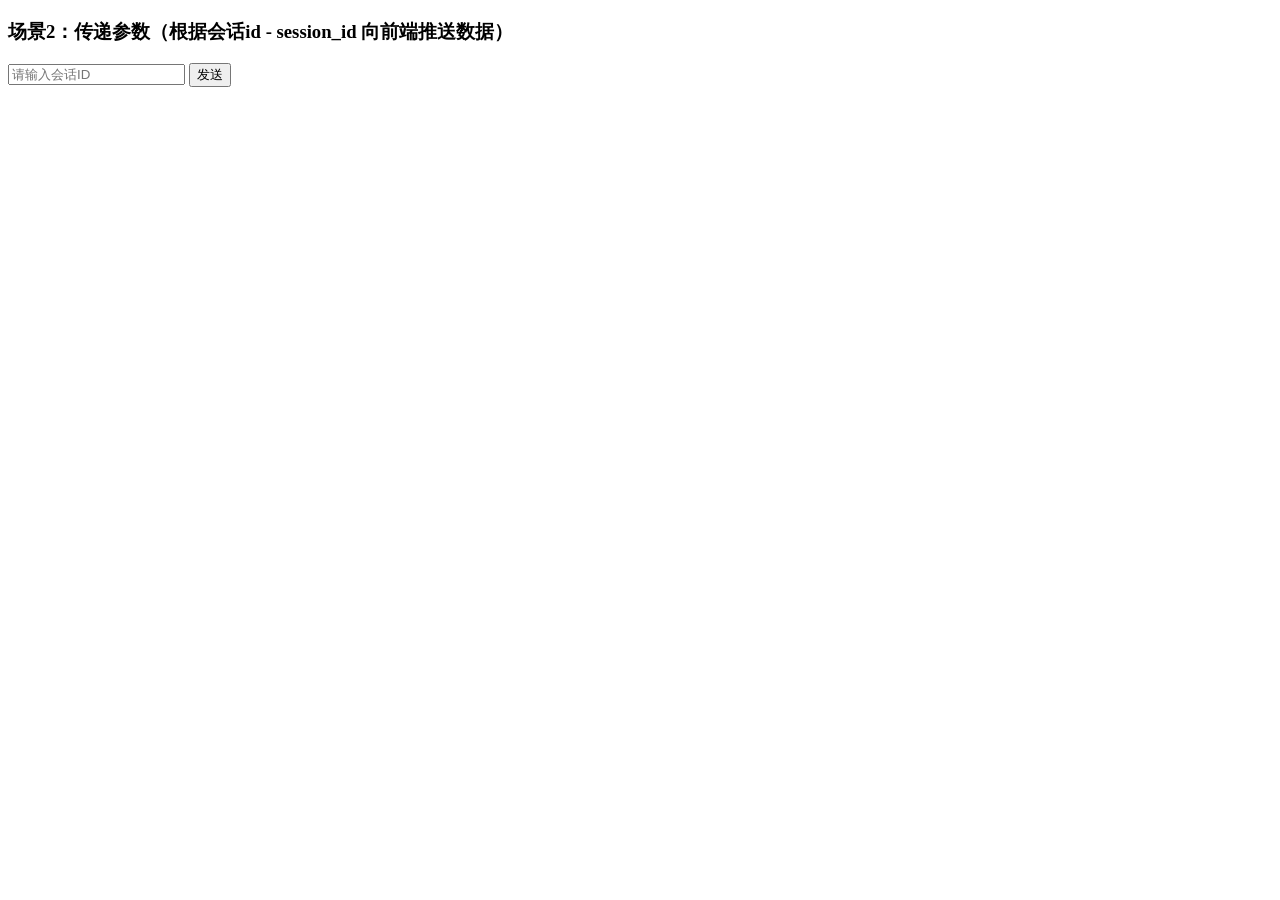
<file: examples/sse/sse2.html>
<!doctype html>
<html lang="en">
<head>
    <meta charset="UTF-8">
    <meta name="viewport" content="width=device-width, initial-scale=1">
    <title>场景2：传递参数（根据会话id - session_id 向前端推送数据）</title>
</head>
<body>
<h3>场景2：传递参数（根据会话id - session_id 向前端推送数据）</h3>
<input type="text" id="sessionIdInput" placeholder="请输入会话ID">
<button onclick="send()">发送</button>
<div id="result"></div>

<script>
    function send(){

        //去除文本框中输入的session_id
        const sessionId= document.getElementById("sessionIdInput").value

        // 发送订阅请求
        const eventSource = new EventSource(`http://127.0.0.1:8001/stream/${sessionId}`)
        //DOM ： Document Object Model
        const resultDom = document.getElementById("result")

        // 监听订阅的响应（实时接收）
        eventSource.onmessage = function (event){
            if(event.data == '[END]'){
                eventSource.close()
                return
            }
            resultDom.innerHTML += event.data + "<br>"
        }
    }



</script>
</body>
</html>
</file>
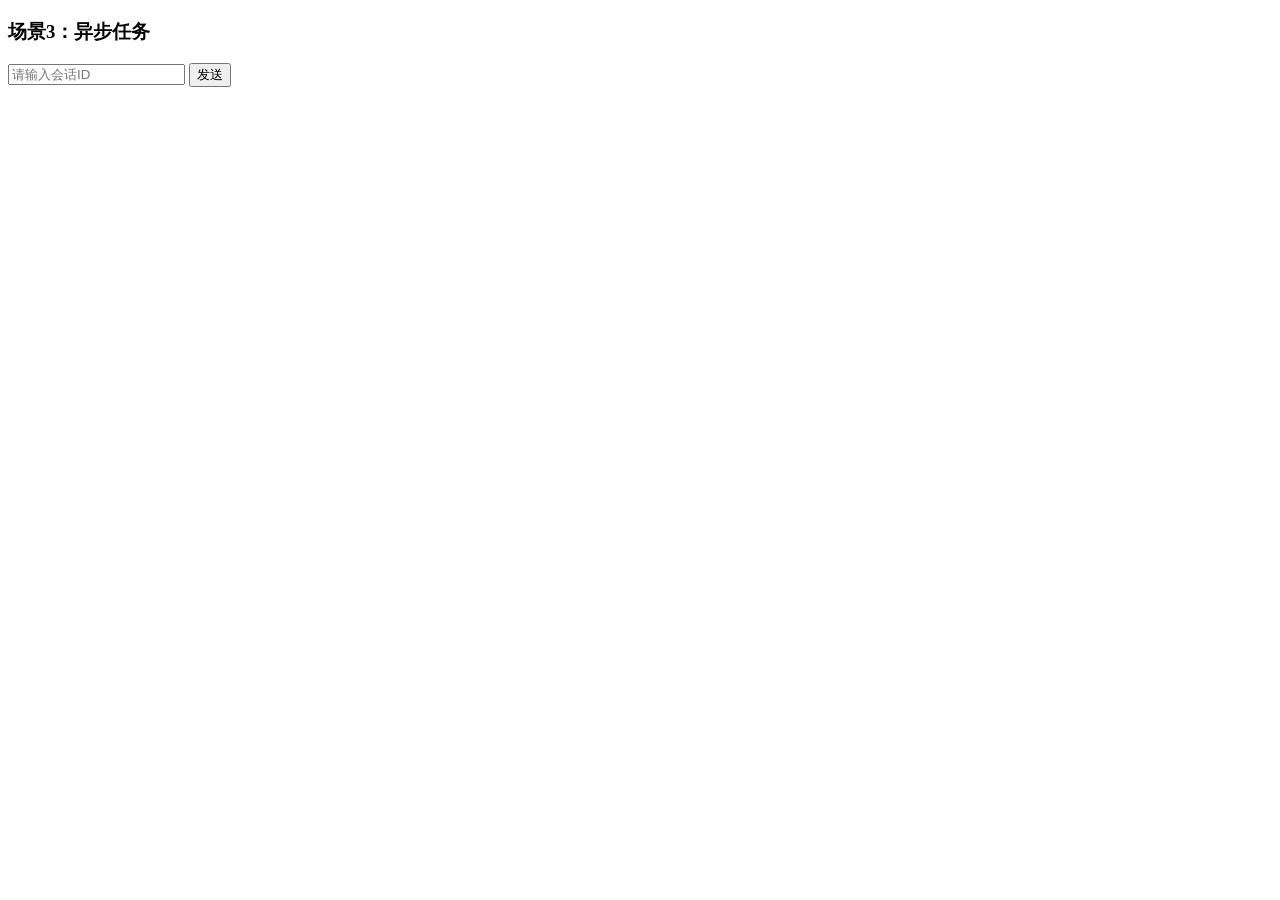
<file: examples/sse/sse3.html>
<!doctype html>
<html lang="en">
<head>
    <meta charset="UTF-8">
    <meta name="viewport" content="width=device-width, initial-scale=1">
    <title>场景3：异步任务</title>
</head>
<body>
<h3>场景3：异步任务</h3>
<input type="text" id="sessionIdInput" placeholder="请输入会话ID">
<button onclick="send()">发送</button>
<div id="result"></div>

<script>
    async function send(){

        //去除文本框中输入的session_id
        const sessionId= document.getElementById("sessionIdInput").value

        // 发送请求
        const response = await fetch(`http://127.0.0.1:8001/submit/${sessionId}`)
        //DOM ： Document Object Model
        const resultDom = document.getElementById("result")

        if (response.status == 200){
            const resultData = await response.json()
            resultDom.innerHTML = resultData.message + "<br>"
        }

        // 发送订阅请求
        const eventSource = new EventSource(`http://127.0.0.1:8001/stream/${sessionId}`)


        // 监听订阅的响应（实时接收）
        eventSource.onmessage = function (event){
            resultDom.innerHTML += event.data + "<br>"
        }
    }



</script>
</body>
</html>
</file>
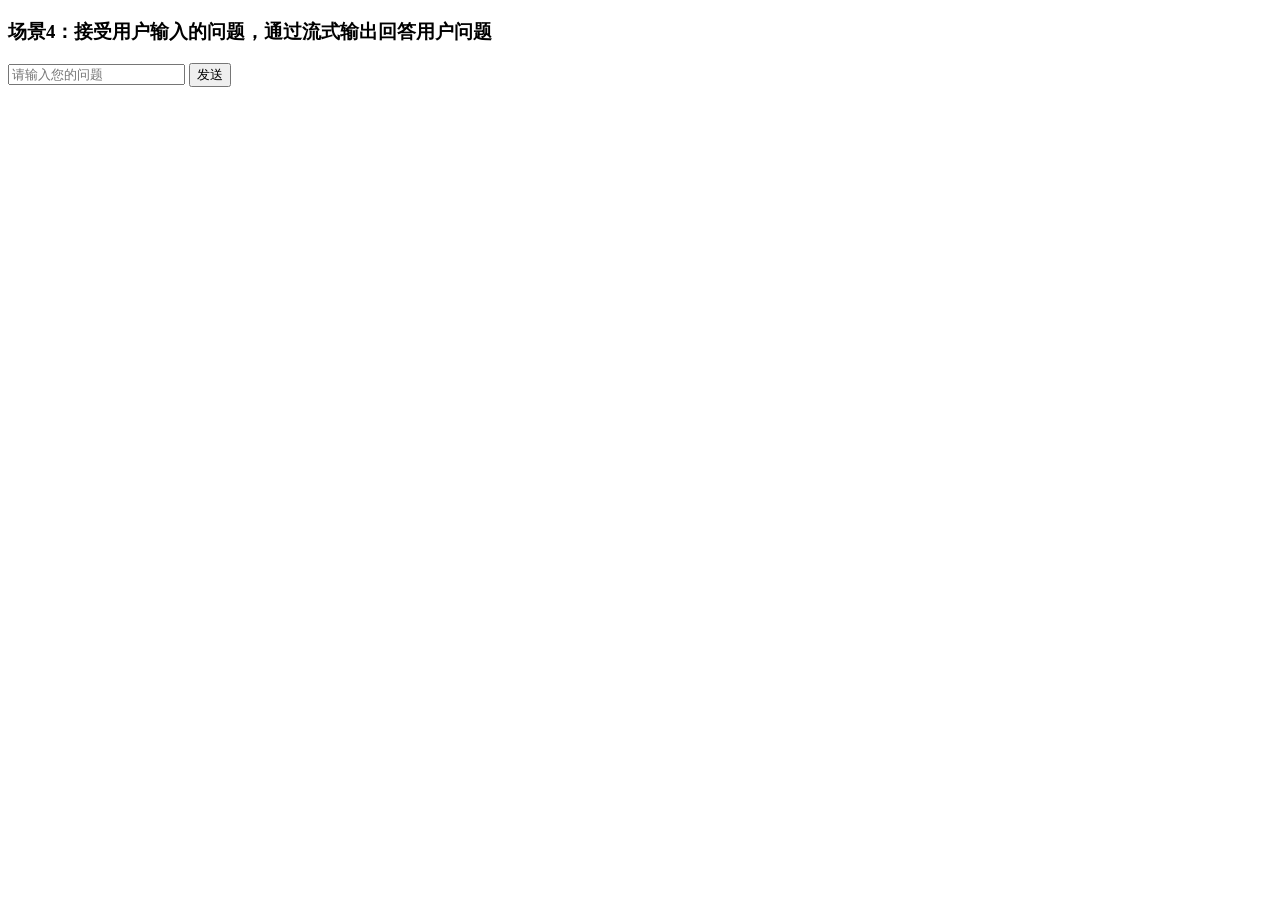
<file: examples/sse/sse4.html>
<!doctype html>
<html lang="en">
<head>
    <meta charset="UTF-8">
    <meta name="viewport" content="width=device-width, initial-scale=1">
    <title>场景4：接受用户输入的问题，通过流式输出回答用户问题</title>
</head>
<body>
<h3>场景4：接受用户输入的问题，通过流式输出回答用户问题</h3>
<input type="text" id="queryInput" placeholder="请输入您的问题">
<button onclick="send()">发送</button>
<div id="result"></div>

<script>
    async function send(){

        //去除文本框中输入的session_id
        const query= document.getElementById("queryInput").value

        // 动态生成session_id
        // const sessionId = Math.random().toString(36).substring(2)
        const sessionId = "query_" + Date.now()

        // 发送请求
        const response = await fetch(`http://127.0.0.1:8001/submit_query`,{
            method: "POST",
            headers: {
                "Content-Type": "application/json"
            },
            body: JSON.stringify({query: query, session_id: sessionId})
        })
        //DOM ： Document Object Model
        const resultDom = document.getElementById("result")

        if (response.ok){
            const resultData = await response.json()
            resultDom.innerHTML = resultData.message + "<br>"
        }

        // 发送订阅请求
        const eventSource = new EventSource(`http://127.0.0.1:8001/stream/${sessionId}`)

        // 监听订阅的响应（实时接收）
        eventSource.onmessage = function (event){
            resultDom.innerHTML += event.data + "<br>"
        }
    }



</script>
</body>
</html>
</file>
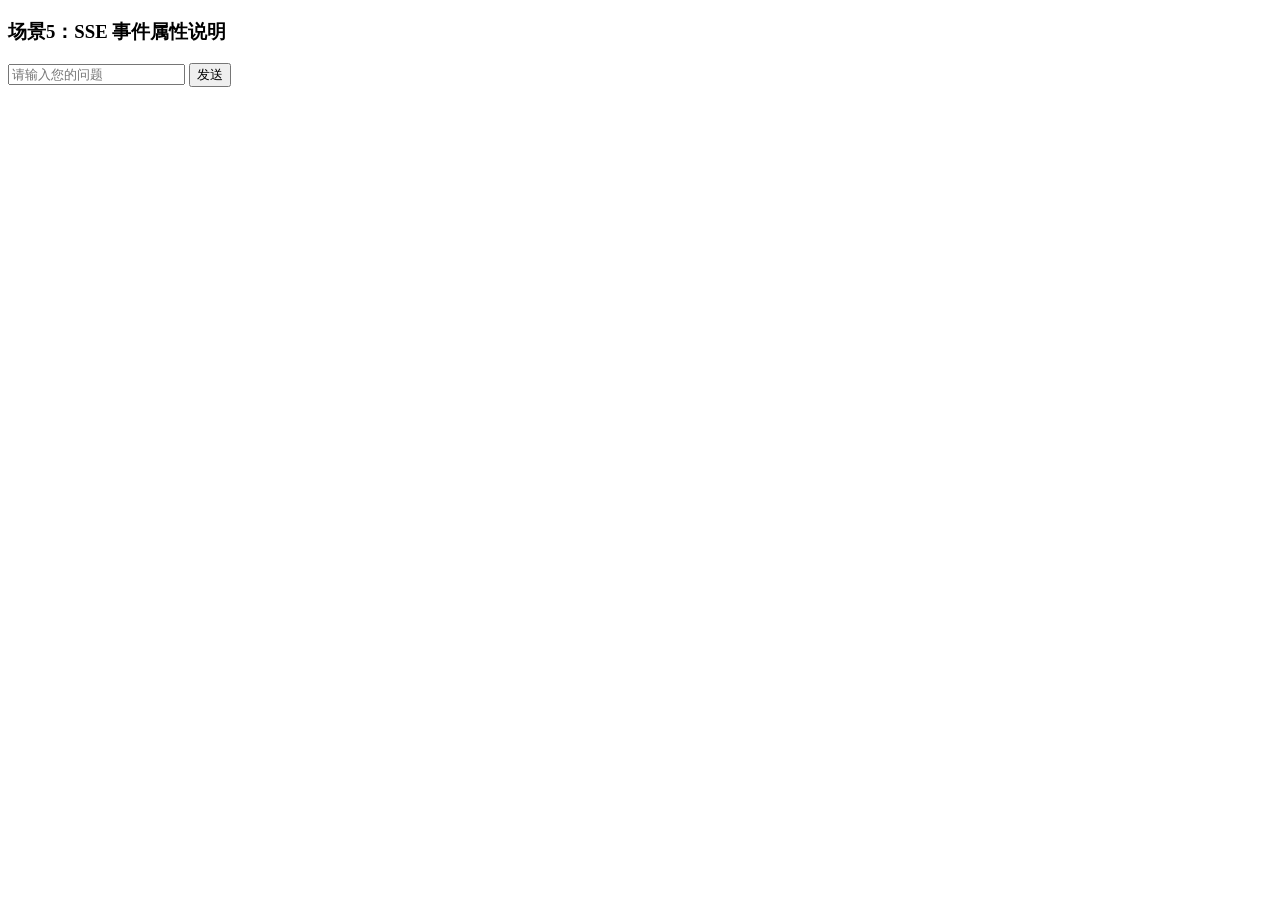
<file: examples/sse/sse5.html>
<!doctype html>
<html lang="en">
<head>
    <meta charset="UTF-8">
    <meta name="viewport" content="width=device-width, initial-scale=1">
    <title>场景5：SSE 事件属性说明</title>
    <style>
        .progress{
            color: blue;
        }
        .complete{
            color: green;
        }
        .error{
            color: red;
        }
    </style>
</head>
<body>
<h3>场景5：SSE 事件属性说明</h3>
<input type="text" id="queryInput" placeholder="请输入您的问题">
<button onclick="send()">发送</button>
<div id="result"></div>

<script>
    async function send(){

        //去除文本框中输入的session_id
        const query= document.getElementById("queryInput").value

        // 动态生成session_id
        // const sessionId = Math.random().toString(36).substring(2)
        const sessionId = "query_" + Date.now()

        // 发送请求
        const response = await fetch(`http://127.0.0.1:8001/submit_query`,{
            method: "POST",
            headers: {
                "Content-Type": "application/json"
            },
            body: JSON.stringify({query: query, session_id: sessionId})
        })
        //DOM ： Document Object Model
        const resultDom = document.getElementById("result")

        if (response.ok){
            const resultData = await response.json()
            resultDom.innerHTML = resultData.message + "<br>"
        }

        // 发送订阅请求
        const eventSource = new EventSource(`http://127.0.0.1:8001/stream/${sessionId}`)

        // 监听订阅的响应（实时接收）
        eventSource.addEventListener("progress", function (event) {
            resultDom.innerHTML += `<span class="progress">${event.data}</span><br>`
        })
        eventSource.addEventListener("complete", function (event) {
            resultDom.innerHTML += `<span class="complete">${event.data}</span><br>`
            // 关闭事件监听
            eventSource.close()
        })
        eventSource.addEventListener("error", function (event) {
            resultDom.innerHTML += `<span class="error">${event.data}</span><br>`
            // 关闭事件监听
            eventSource.close()
        })
    }

</script>
</body>
</html>
</file>
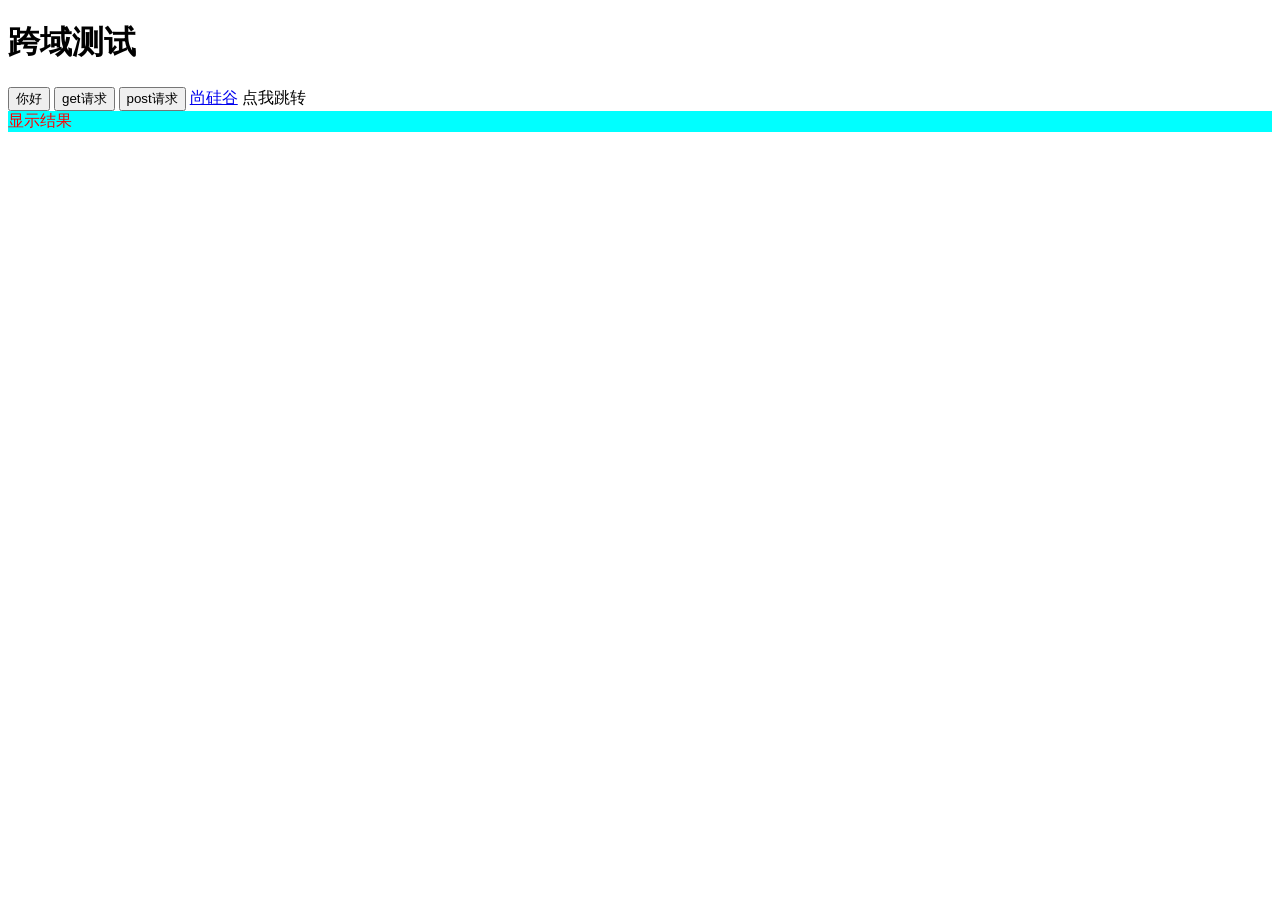
<file: examples/fastapi/static/front.html>
<!doctype html>
<html lang="en">
<head>
    <meta charset="UTF-8">
    <meta name="viewport" content="width=device-width, initial-scale=1">
    <title>Document</title>
    <style>
        #result {
            background-color: aqua;
            color: red;
        }

    </style>
    <script>

        async function sendRequest() {

            // 承诺：promise  响应式
            // 默认get
            const result = await fetch("http://127.0.0.1:8001/api/data/1")

             if (result.status == 200) {
                 const data = await result.json()
                document.getElementById("result").innerHTML = data.message + "获取了" + data.data.name + "的信息"

             }else{
                 document.getElementById("result").innerHTML = "获取失败"
             }

        }

        async function saveMessage() {

            console.log(typeof {"name": "张三", "age": 18})
            console.log(typeof JSON.stringify({"name": "张三", "age": 18}))

            // 默认get
            const result = await fetch("http://127.0.0.1:8001/api/data", {
                method: "POST",
                headers: {
                    "Content-Type": "application/json"
                },
                body: JSON.stringify({
                    // id: 1,
                    name: "张三",
                    age: 18
                })
            })

            if (result.status == 200) {
                const data = await result.json()
                document.getElementById("result").innerHTML = data.message + "，保存了用户信息，id = " + data.id
            } else {
                document.getElementById("result").innerHTML = "保存失败"
            }

        }

    </script>
</head>
<body>
<h1 id="h1">跨域测试</h1>

<button onclick="console.log('nihao')">你好</button>
<button onclick="sendRequest()">get请求</button>
<button onclick="saveMessage()">post请求</button>
<a href="https://knowledge_base.com/">尚硅谷</a>
<a onclick="sendRequest()">点我跳转</a>
<div id="result">显示结果</div>

</body>
</html>
</file>
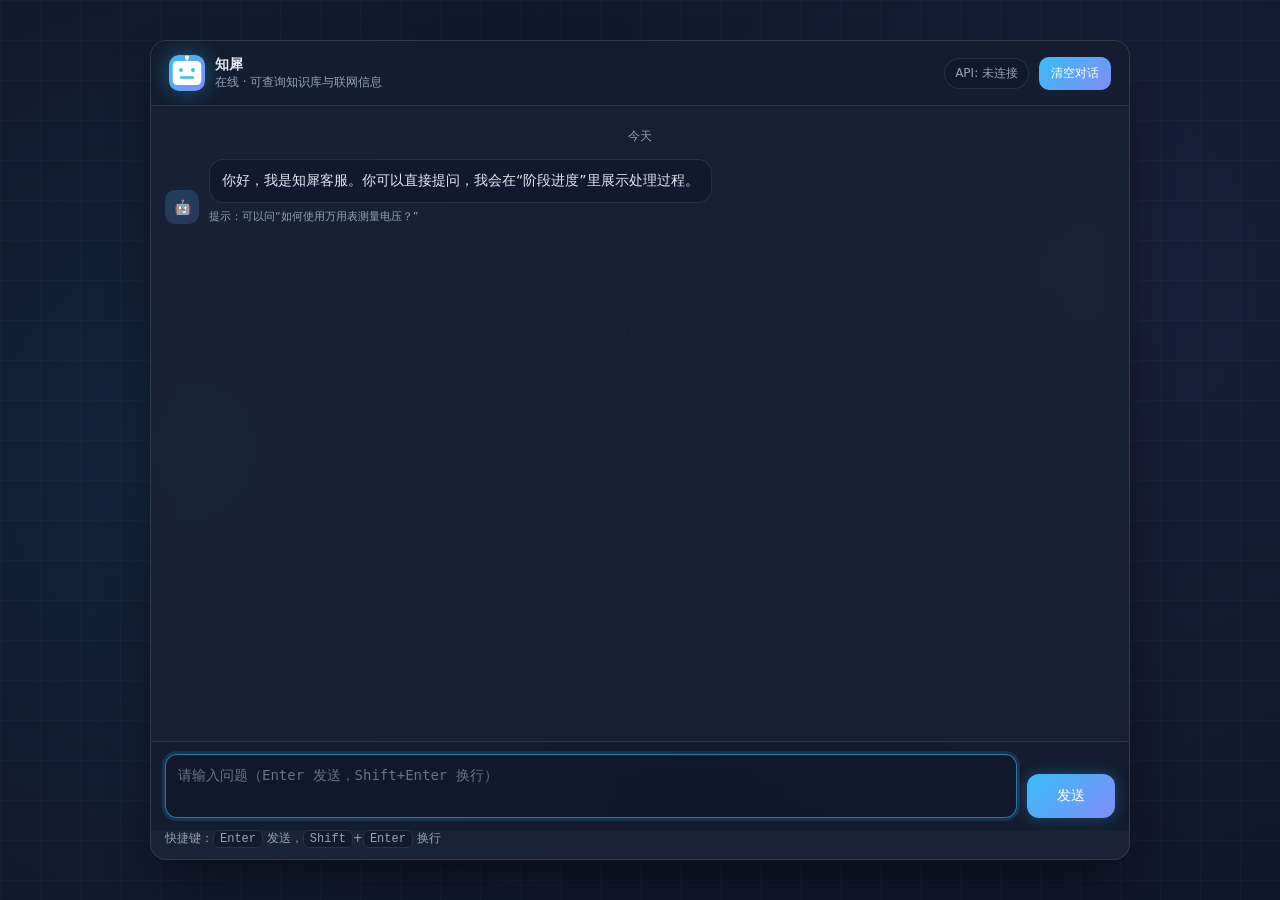
<file: knowledge_base/web/page/chat.html>
<!DOCTYPE html>
<html lang="zh-CN">
<head>
    <meta charset="UTF-8"/>
    <meta name="viewport" content="width=device-width,initial-scale=1.0"/>
    <title>知犀</title>
    <style>
        :root {
            --bg: #0f172a;
            --panel: rgba(30, 41, 59, 0.7);
            --text: #e2e8f0;
            --muted: #94a3b8;
            --brand: #38bdf8;
            --brand2: #818cf8;
            --bubble-user: linear-gradient(135deg, #38bdf8, #818cf8);
            --bubble-bot: rgba(15, 23, 42, 0.6);
            --border: rgba(255, 255, 255, 0.1);
            --shadow: 0 25px 50px -12px rgba(0, 0, 0, 0.5);
        }

        * {
            box-sizing: border-box
        }

        body {
            margin: 0;
            font-family: "Segoe UI", "Microsoft YaHei", system-ui, -apple-system, Arial, sans-serif;
            background-color: #0f172a;
            background-image: radial-gradient(circle at 15% 50%, rgba(56, 189, 248, 0.08) 0%, transparent 50%),
            radial-gradient(circle at 85% 30%, rgba(129, 140, 248, 0.08) 0%, transparent 50%),
            linear-gradient(to right, rgba(255, 255, 255, 0.02) 1px, transparent 1px),
            linear-gradient(to bottom, rgba(255, 255, 255, 0.02) 1px, transparent 1px);
            background-size: 100% 100%, 100% 100%, 40px 40px, 40px 40px;
            color: var(--text);
            height: 100vh;
            display: flex;
            justify-content: center;
            align-items: center;
            padding: 18px;
        }

        .app {
            width: 100%;
            max-width: 980px;
            height: min(820px, 92vh);
            background: var(--panel);
            backdrop-filter: blur(10px);
            -webkit-backdrop-filter: blur(10px);
            border: 1px solid var(--border);
            border-radius: 16px;
            box-shadow: var(--shadow);
            overflow: hidden;
            display: flex;
            flex-direction: column;
        }

        .topbar {
            display: flex;
            align-items: center;
            gap: 12px;
            padding: 14px 18px;
            border-bottom: 1px solid var(--border);
            background: rgba(15, 23, 42, 0.5);
        }

        .brand {
            display: flex;
            align-items: center;
            gap: 10px;
            min-width: 240px;
        }

        .logo {
            width: 36px;
            height: 36px;
            border-radius: 10px;
            background: linear-gradient(135deg, var(--brand), var(--brand2));
            box-shadow: 0 0 20px rgba(56, 189, 248, 0.4);
        }

        .title {
            display: flex;
            flex-direction: column;
            line-height: 1.1;
        }

        .title strong {
            font-size: 14px
        }

        .title span {
            font-size: 12px;
            color: var(--muted);
            margin-top: 3px
        }

        .top-actions {
            margin-left: auto;
            display: flex;
            gap: 10px;
            align-items: center;
        }

        .pill {
            font-size: 12px;
            color: var(--muted);
            border: 1px solid var(--border);
            padding: 6px 10px;
            border-radius: 999px;
            background: rgba(15, 23, 42, 0.6);
        }

        .btn {
            border: none;
            background: linear-gradient(135deg, var(--brand), var(--brand2));
            color: #fff;
            padding: 8px 12px;
            border-radius: 10px;
            font-size: 12px;
            cursor: pointer;
        }

        .btn:disabled {
            opacity: .6;
            cursor: not-allowed
        }

        .chat {
            flex: 1;
            overflow: auto;
            padding: 16px 14px 10px;
            background: rgba(15, 23, 42, 0.3);
        }

        .dayline {
            text-align: center;
            color: var(--muted);
            font-size: 12px;
            margin: 6px 0 14px;
        }

        .msg {
            display: flex;
            gap: 10px;
            margin: 10px 0;
            align-items: flex-end;
        }

        .msg.user {
            justify-content: flex-end
        }

        /* 关键：只让“消息内容容器”(排除头像)在 flex 中可伸缩，避免被压到“1 个字宽”导致竖排换行 */
        .msg > div:not(.avatar) {
            flex: 1;
            min-width: 0;
        }

        .msg.user > div:not(.avatar) {
            display: flex;
            flex-direction: column;
            align-items: flex-end;
        }

        .avatar {
            width: 34px;
            height: 34px;
            border-radius: 10px;
            background: rgba(56, 189, 248, 0.15);
            display: flex;
            align-items: center;
            justify-content: center;
            font-size: 14px;
            color: #94a3b8;
            flex: 0 0 auto;
        }

        .avatar.bot {
            background: linear-gradient(135deg, rgba(56, 189, 248, 0.2), rgba(129, 140, 248, 0.2))
        }

        .bubble {
            max-width: min(720px, 76%);
            display: inline-block;
            border-radius: 14px;
            padding: 10px 12px;
            border: 1px solid var(--border);
            background: var(--bubble-bot);
            position: relative;
            line-height: 1.55;
            font-size: 14px;
            white-space: pre-wrap;
            overflow-wrap: break-word;
            color: #e2e8f0;
        }

        .msg.user .bubble {
            background: var(--bubble-user);
            color: #fff;
            border-color: transparent;
        }

        .meta {
            font-size: 11px;
            color: var(--muted);
            margin-top: 6px;
        }

        .msg.user .meta {
            color: rgba(255, 255, 255, .85)
        }

        details.progress {
            margin-top: 8px;
            border: 1px dashed rgba(56, 189, 248, 0.3);
            border-radius: 12px;
            padding: 8px 10px;
            background: rgba(15, 23, 42, 0.4);
        }

        details.progress summary {
            cursor: pointer;
            user-select: none;
            color: var(--muted);
            font-size: 12px;
        }

        .progress ul {
            margin: 8px 0 0 18px;
            padding: 0
        }

        .progress li {
            margin: 4px 0;
            font-size: 12px;
            color: #94a3b8
        }

        .answer-images {
            margin-top: 10px;
            display: flex;
            flex-direction: column;
            gap: 10px;
        }

        .answer-images img {
            display: block;
            max-width: min(100%, 600px);
            max-height: 600px;
            width: auto;
            height: auto;
            border-radius: 12px;
            border: 1px solid var(--border);
            box-shadow: 0 10px 24px rgba(0, 0, 0, 0.3);
            background: rgba(15, 23, 42, 0.6);
        }

        .answer-images a {
            font-size: 12px;
            color: var(--muted);
            text-decoration: none;
            word-break: break-all;
        }

        .typing {
            display: inline-flex;
            gap: 6px;
            align-items: center;
        }

        .dot {
            width: 7px;
            height: 7px;
            border-radius: 50%;
            background: #38bdf8;
            animation: bounce 1.2s infinite ease-in-out;
        }

        .dot:nth-child(2) {
            animation-delay: .15s
        }

        .dot:nth-child(3) {
            animation-delay: .3s
        }

        @keyframes bounce {
            0%, 80%, 100% {
                transform: translateY(0);
                opacity: .6
            }
            40% {
                transform: translateY(-5px);
                opacity: 1
            }
        }

        .composer {
            border-top: 1px solid var(--border);
            padding: 12px 14px;
            display: flex;
            gap: 10px;
            align-items: flex-end;
            background: rgba(15, 23, 42, 0.5);
        }

        textarea {
            flex: 1;
            resize: none;
            min-height: 44px;
            max-height: 140px;
            padding: 10px 12px;
            border-radius: 12px;
            border: 1px solid var(--border);
            outline: none;
            font-size: 14px;
            line-height: 1.5;
            background: rgba(15, 23, 42, 0.6);
            color: #e2e8f0;
        }

        textarea:focus {
            border-color: rgba(56, 189, 248, 0.6);
            box-shadow: 0 0 0 3px rgba(56, 189, 248, 0.15)
        }

        textarea::placeholder {
            color: #64748b
        }

        .send {
            width: 88px;
            height: 44px;
            border: none;
            border-radius: 12px;
            cursor: pointer;
            font-size: 14px;
            color: #fff;
            background: linear-gradient(135deg, var(--brand), var(--brand2));
            box-shadow: 0 0 15px rgba(56, 189, 248, 0.3);
        }

        .send:disabled {
            opacity: .6;
            cursor: not-allowed
        }

        .hint {
            padding: 0 14px 12px;
            color: var(--muted);
            font-size: 12px;
            background: transparent;
        }

        .kbd {
            font-family: ui-monospace, SFMono-Regular, Menlo, Monaco, Consolas, "Liberation Mono", monospace;
            border: 1px solid var(--border);
            padding: 1px 6px;
            border-radius: 6px;
            background: rgba(15, 23, 42, 0.6);
            color: #94a3b8;
        }
    </style>
</head>
<body>
<div class="app">
    <div class="topbar">
        <div class="brand">
            <div class="logo">
                <svg width="100%" height="100%" viewBox="0 0 24 24" fill="none" xmlns="http://www.w3.org/2000/svg">
                    <rect x="2.5" y="4" width="19" height="16" rx="3" fill="white"/>
                    <circle cx="12" cy="1.8" r="1.4" fill="white"/>
                    <rect x="11.6" y="1.8" width="0.8" height="2.2" fill="white"/>
                    <circle cx="8" cy="10" r="1.3" fill="#38bdf8"/>
                    <circle cx="16" cy="10" r="1.3" fill="#38bdf8"/>
                    <rect x="7.2" y="14.2" width="9.6" height="1.6" rx="0.8" fill="#38bdf8"/>
                </svg>
            </div>
            <div class="title">
                <strong>知犀</strong>
                <span id="subTitle">在线 · 可查询知识库与联网信息</span>
            </div>
        </div>
        <div class="top-actions">
            <span class="pill" id="apiPill">API: 未连接</span>
            <button class="btn" id="btnClear">清空对话</button>
        </div>
    </div>

    <div class="chat" id="chat">
        <div class="dayline">今天</div>
        <div class="msg bot">
            <div class="avatar bot">🤖</div>
            <div>
                <div class="bubble">你好，我是知犀客服。你可以直接提问，我会在“阶段进度”里展示处理过程。</div>
                <div class="meta">提示：可以问“如何使用万用表测量电压？”</div>
            </div>
        </div>
    </div>

    <div class="composer">
        <textarea id="input" placeholder="请输入问题（Enter 发送，Shift+Enter 换行）"></textarea>
        <button class="send" id="send">发送</button>
    </div>
    <div class="hint">快捷键：<span class="kbd">Enter</span> 发送，<span class="kbd">Shift</span>+<span
            class="kbd">Enter</span> 换行
    </div>
</div>

<script>

    // 默认同源；如你把页面单独打开（file://），可改成 http://127.0.0.1:8001
    // const API_BASE = `${location.protocol}//${location.host}`.includes('http') ? `${location.protocol}//${location.host}` : 'http://127.0.0.1:8001';
    const API_BASE = 'http://127.0.0.1:8002'
    const chatEl = document.getElementById('chat');
    const inputEl = document.getElementById('input');
    const sendBtn = document.getElementById('send');
    const btnClear = document.getElementById('btnClear');
    const apiPill = document.getElementById('apiPill');

    // 创建会话: 从localStorage获取sessionId
    // debugger
    let sessionId = localStorage.getItem('kb_session_id');
    // 不存在则创建
    if (!sessionId) {
        sessionId = 'sess-' + Math.random().toString(36).slice(2) + Date.now().toString(36);
        //存入localStorage
        localStorage.setItem('kb_session_id', sessionId);
    }

    function scrollToBottom() {
        chatEl.scrollTop = chatEl.scrollHeight;
    }

    function nowTime() {
        const d = new Date();
        return d.toLocaleTimeString('zh-CN', {hour: '2-digit', minute: '2-digit'});
    }

    function formatTime(ts) {
        if (!ts) return nowTime();
        const d = new Date(Number(ts) * 1000);
        if (Number.isNaN(d.getTime())) return nowTime();
        return d.toLocaleTimeString('zh-CN', {hour: '2-digit', minute: '2-digit'});
    }

    function escapeHtml(str) {
        return String(str)
            .replaceAll('&', '&amp;')
            .replaceAll('<', '&lt;')
            .replaceAll('>', '&gt;')
            .replaceAll('"', '&quot;')
            .replaceAll("'", "&#039;");
    }

    function isImageUrl(url) {
        // 增加宽松度，有些 url 可能后面跟了奇怪的参数
        // 只要包含 .jpg .png 等扩展名，且后面是 ? # 或 结束，或者被某些标点截断前
        // 简单判断：路径部分以图片后缀结尾
        try {
            const u = new URL(url);
            return /\.(png|jpe?g|gif|webp|bmp|svg)$/i.test(u.pathname);
        } catch (e) {
            // 如果 new URL 失败（比如相对路径或非法字符），退回正则匹配
            return /\.(png|jpe?g|gif|webp|bmp|svg)(\?|#|$)/i.test(url || '');
        }
    }

    function normalizeUrl(rawUrl) {
        const s = String(rawUrl || '').trim();
        if (!s) return '';
        // 尽量保留原始 URL，但把空格编码，避免 img src 失败
        return s.replace(/\s/g, '%20');
    }

    function dedupeKeepOrder(arr) {
        const seen = new Set();
        const out = [];
        for (const x of (Array.isArray(arr) ? arr : [])) {
            const v = String(x || '');
            if (!v) continue;
            if (seen.has(v)) continue;
            seen.add(v);
            out.push(v);
        }
        return out;
    }

    function extractUrlsLoose(text) {
        const s = String(text || '');
        // 简单正则提取：匹配 http/https 开头，直到遇到空白字符
        // [^\s] 包含中文、特殊符号等，直到遇到换行或空格
        const regex = /(https?:\/\/[^\s]+)/g;
        const matches = s.match(regex) || [];
        const urls = [];

        // 去除首尾标点
        const trimTailPunct = (u) => String(u || '').replace(/[)\]}'">，。,;；\]】）＞]+$/g, '');
        const trimHeadPunct = (u) => String(u || '').replace(/^[<([{'"]+|^[＜（【\[]+/g, '');

        for (const m of matches) {
            let u = trimHeadPunct(trimTailPunct(m));
            // 简单清洗可能混入的结尾
            if (u) urls.push(u);
        }
        return dedupeKeepOrder(urls);
    }

    function findLastImageMarkerIndex(raw) {
        const s = String(raw || '');
        // 支持多种写法：【图片】、【 图片 】、[图片]、[ 图片 ]
        const re = /【\s*图片\s*】|\[\s*图片\s*\]/g;
        let m;
        let lastIdx = -1;
        let lastLen = 0;
        while ((m = re.exec(s)) !== null) {
            lastIdx = m.index;
            lastLen = m[0].length;
        }
        return {idx: lastIdx, len: lastLen};
    }

    function parseAnswerAndImages(text) {
        const raw = String(text || '');
        const {idx, len} = findLastImageMarkerIndex(raw);
        if (idx === -1) return {text: raw, images: []};

        const before = raw.slice(0, idx).trimEnd();
        const after = raw.slice(idx + len).trim();
        const urls = [];

        // 优先按“每行一个 URL”的方式解析，允许 URL 中包含空格
        const lines = after.split(/\r?\n/).map(l => l.trim()).filter(Boolean);
        for (const line of lines) {
            if (line.startsWith('http://') || line.startsWith('https://')) {
                urls.push(line);
            } else {
                // 兼容同一行包含多个 URL 的情况
                const matches = extractUrlsLoose(line);
                for (const u of matches) {
                    urls.push(u);
                }
            }
        }

        // 去重保序 + 过滤图片链接
        const seen = new Set();
        const images = [];
        for (const u of urls) {
            const normalized = normalizeUrl(u);
            if (!isImageUrl(normalized)) continue;
            if (seen.has(normalized)) continue;
            seen.add(normalized);
            images.push(normalized);
        }
        return {text: before, images};
    }

    function renderAnswerWithImages(containerEl, answerText, candidateImageUrls) {
        const {text, images: imagesFromBlock} = parseAnswerAndImages(answerText);
        const candidates = Array.isArray(candidateImageUrls)
            ? candidateImageUrls.map(normalizeUrl).filter(isImageUrl)
            : [];
        const hasBlockImages = imagesFromBlock && imagesFromBlock.length > 0;

        // 使用宽松提取
        const looseImages = extractUrlsLoose(answerText).map(normalizeUrl).filter(isImageUrl);

        // 只要后端给了候选图片，就展示（避免答案没写“如图”但用户仍需要看图）
        // 或者从文本里提取到了图片 URL
        const shouldShow = hasBlockImages || (candidates.length > 0) || (looseImages.length > 0);

        // 优先级：Block 显式标记 > 后端候选 > 文本宽松提取
        // 注意：这里做个并集可能更好，防止漏掉
        const allImages = new Set([
            ...(hasBlockImages ? imagesFromBlock : []),
            ...candidates,
            ...looseImages
        ]);
        const images = Array.from(allImages);

        containerEl.textContent = '';

        if ((text || '').trim().length > 0) {
            const textEl = document.createElement('div');
            textEl.className = 'answer-text';
            textEl.textContent = text;
            containerEl.appendChild(textEl);
        } else {
            const textEl = document.createElement('div');
            textEl.className = 'answer-text';
            textEl.textContent = '（已完成，但未返回答案）';
            containerEl.appendChild(textEl);
        }

        if (images && images.length > 0) {
            const imgWrap = document.createElement('div');
            imgWrap.className = 'answer-images';
            for (const url of images) {
                const safeUrl = normalizeUrl(url);
                const img = document.createElement('img');
                img.loading = 'lazy';
                img.src = safeUrl;
                img.alt = '参考图片';
                img.referrerPolicy = 'no-referrer';
                img.addEventListener('error', () => {
                    img.style.display = 'none';
                });
                imgWrap.appendChild(img);

                const link = document.createElement('a');
                link.href = safeUrl;
                link.target = '_blank';
                link.rel = 'noopener noreferrer';
                link.textContent = url;
                imgWrap.appendChild(link);
            }
            containerEl.appendChild(imgWrap);
        }
    }

    function addUserMsg(text) {
        const html = `
        <div class="msg user">
          <div>
            <div class="bubble">${escapeHtml(text)}</div>
            <div class="meta">${nowTime()}</div>
          </div>
          <div class="avatar">我</div>
        </div>
      `;
        chatEl.insertAdjacentHTML('beforeend', html);
        scrollToBottom();
    }

    function addUserMsgWithTime(text, ts) {
        const html = `
        <div class="msg user">
          <div>
            <div class="bubble">${escapeHtml(text)}</div>
            <div class="meta">${formatTime(ts)}</div>
          </div>
          <div class="avatar">我</div>
        </div>
      `;
        chatEl.insertAdjacentHTML('beforeend', html);
        scrollToBottom();
    }

    function addBotMsgWithTime(text, ts, imageUrls) {
        const id = 'bot-his-' + Math.random().toString(36).slice(2);
        const html = `
        <div class="msg bot" id="${id}">
          <div class="avatar bot">🤖</div>
          <div>
            <div class="bubble"><div class="answer"></div></div>
            <div class="meta">${formatTime(ts)}</div>
          </div>
        </div>
      `;
        chatEl.insertAdjacentHTML('beforeend', html);
        const el = document.getElementById(id);
        if (el) {
            const answerEl = el.querySelector('.answer');
            renderAnswerWithImages(answerEl, text || '', imageUrls || []);
        }
        scrollToBottom();
    }

    function addBotMsgSkeleton() {
        const id = 'bot-' + Math.random().toString(36).slice(2);
        const html = `
        <div class="msg bot" id="${id}">
          <div class="avatar bot">🤖</div>
          <div style="min-width: 180px;">
            <div class="bubble">
              <span class="typing"><span class="dot"></span><span class="dot"></span><span class="dot"></span></span>
              <details class="progress" open>
                <summary>阶段进度（等待中）</summary>
                <ul></ul>
              </details>
            </div>
            <div class="meta">${nowTime()}</div>
          </div>
        </div>
      `;
        chatEl.insertAdjacentHTML('beforeend', html);
        scrollToBottom();
        return document.getElementById(id);
    }

    function renderProgress(botMsgEl, doneList, runningList, status) {
        const details = botMsgEl.querySelector('details.progress');
        const summary = details.querySelector('summary');
        const ul = details.querySelector('ul');
        const done = Array.isArray(doneList) ? doneList : [];
        const running = Array.isArray(runningList) ? runningList : [];
        const totalDone = done.length;
        const totalRun = running.length;

        const statusMap = {
            'processing': '处理中',
            'completed': '已完成',
            'failed': '失败',
            'pending': '等待中',
        };
        const displayStatus = statusMap[status] || status || 'unknown';

        summary.textContent = `阶段进度（已完成${totalDone}，进行中${totalRun}，状态：${displayStatus}）`;

        const lines = [
            ...done.map(x => `✅ ${x}`),
            ...running.map(x => `⏳ ${x}`)
        ];
        ul.innerHTML = '';
        if (lines.length === 0) {
            ul.insertAdjacentHTML('beforeend', '<li>暂无进度</li>');
        } else {
            for (const line of lines) {
                ul.insertAdjacentHTML('beforeend', `<li>${escapeHtml(line)}</li>`);
            }
        }
    }

    async function apiHealth(){
      try{
        const res = await fetch(`${API_BASE}/health`);
        if(!res.ok) throw new Error('health not ok');
        apiPill.textContent = `API: 已连接`;
      }catch(e){
        apiPill.textContent = `API: 未连接`;
      }
    }

    async function loadHistory() {
        try {
            const res = await fetch(`${API_BASE}/history/${sessionId}`);
            if (!res.ok) return;
            const data = await res.json();
            const items = Array.isArray(data.items) ? data.items : [];
            if (items.length === 0) return;
            // 保留首条欢迎消息，其余先清空再渲染历史
            const nodes = Array.from(chatEl.querySelectorAll('.msg'));
            for (let i = 1; i < nodes.length; i++) nodes[i].remove();
            for (const item of items) {
                if (item.role === 'user') {
                    addUserMsgWithTime(item.text || '', item.ts);
                } else {
                    addBotMsgWithTime(item.text || '', item.ts, item.image_urls || []);
                }
            }
            scrollToBottom();
        } catch (_) {
        }
    }

    async function submitQuery(text) {
        const res = await fetch(`${API_BASE}/query`, {
            method: 'POST',
            headers: {'Content-Type': 'application/json'},
            body: JSON.stringify({
                query: text,
                session_id: sessionId
            })
        });
        if (!res.ok) {
            const msg = await res.text();
            throw new Error(msg || '请求失败');
        }
        return await res.json();
    }

    async function onSend() {
        const text = (inputEl.value || '').trim();
        if (!text) return;
        inputEl.value = '';
        addUserMsg(text);
        const botMsgEl = addBotMsgSkeleton();
        sendBtn.disabled = true;

        try {
            const data = await submitQuery(text);

            // 渲染初始状态
            renderProgress(botMsgEl, [], [], 'pending');

            // 流式：SSE
            const {task_id} = data;

            const bubble = botMsgEl.querySelector('.bubble');
            let answerEl = bubble.querySelector('.answer');
            if (!answerEl) {
                answerEl = document.createElement('div');
                answerEl.className = 'answer';
                bubble.insertBefore(answerEl, bubble.firstChild);
            }

            const es = new EventSource(`${API_BASE}/stream/${task_id}`);
            let rawAnswerText = '';

            es.addEventListener('progress', (e) => {
                try {
                    const d = JSON.parse(e.data || '{}');
                    renderProgress(botMsgEl, d.done_list, d.running_list, d.status);
                    // 当进度状态已完成时，提前结束“...”等待态
                    if (d && d.status === 'completed') {
                        const typing = botMsgEl.querySelector('.typing');
                        if (typing) typing.remove();
                        // 防止后端未发送 final 导致按钮一直禁用
                        sendBtn.disabled = false;
                    }
                } catch (_) {
                }
            });

            es.addEventListener('delta', (e) => {
                try {
                    const d = JSON.parse(e.data || '{}');
                    const delta = d.delta || '';
                    if (delta) {
                        rawAnswerText += delta;
                        // 即使后端未发送 final，也尽可能在流式过程中渲染图片
                        renderAnswerWithImages(answerEl, rawAnswerText, []);
                        scrollToBottom();
                    }
                } catch (_) {
                }
            });

            es.addEventListener('final', (e) => {

                const typing = botMsgEl.querySelector('.typing');
                if (typing) typing.remove();

                // ★ 关键修复：强制把所有"进行中 ⏳"的节点标记为"已完成 ✅"
                // 原因：最后一条 progress 事件可能还没到就被 final 抢先了，
                // 导致"生成答案"等节点永远卡在 ⏳ 状态不变绿
                const details = botMsgEl.querySelector('details.progress');
                if (details) {
                    const ul = details.querySelector('ul');
                    if (ul) {
                        const lis = ul.querySelectorAll('li');
                        lis.forEach(li => {
                            if (li.textContent.includes('⏳')) {
                                li.textContent = li.textContent.replace('⏳', '✅');
                            }
                        });
                    }
                    // 更新 summary：全部完成
                    const summary = details.querySelector('summary');
                    if (summary) {
                        const totalDone = details.querySelectorAll('li').length;
                        summary.textContent = `阶段进度（已完成${totalDone}，进行中0，状态：已完成）`;
                    }
                    // 收起进度条
                    // details.removeAttribute('open');
                }

                try {
                    const d = JSON.parse(e.data || '{}');
                    // 优先使用 final 包里的完整 answer，否则回退到流式拼接的文本
                    const finalText = (d && typeof d.answer === 'string' && d.answer.trim().length > 0) ? d.answer : (rawAnswerText || answerEl.textContent || '');
                    renderAnswerWithImages(answerEl, finalText, d.image_urls || []);
                } catch (_) {
                }
                es.close();
                sendBtn.disabled = false;
            });

            es.addEventListener('error', (e) => {
                const typing = botMsgEl.querySelector('.typing');
                if (typing) typing.remove();
                // 收起进度条
                const progress = botMsgEl.querySelector('details.progress');
                if (progress) progress.removeAttribute('open');

                try {
                    const msg = e && e.data ? (JSON.parse(e.data).error || 'SSE 连接中断/失败') : 'SSE 连接中断/失败';
                    rawAnswerText += `\n\n（错误：${msg}）`;
                    renderAnswerWithImages(answerEl, rawAnswerText, []);
                } catch (_) {
                    rawAnswerText += `\n\n（错误：SSE 连接中断/失败）`;
                    renderAnswerWithImages(answerEl, rawAnswerText, []);
                }
                es.close();
                sendBtn.disabled = false;
            });
        } catch (e) {
            const bubble = botMsgEl.querySelector('.bubble');
            const progress = botMsgEl.querySelector('details.progress');
            const typing = botMsgEl.querySelector('.typing');
            if (typing) typing.remove();
            bubble.innerHTML = `请求失败：${escapeHtml(e.message || e)}\n\n` + progress.outerHTML;
            sendBtn.disabled = false;
        }
    }

    sendBtn.addEventListener('click', onSend);
    inputEl.addEventListener('keydown', (e) => {
        if (e.key === 'Enter' && !e.shiftKey) {
            e.preventDefault();
            onSend();
        }
    });
    btnClear.addEventListener('click', async () => {
        if (!confirm('确定要清空当前会话的历史记录吗？这将无法恢复。')) return;

        try {
            const res = await fetch(`${API_BASE}/history/${sessionId}`, {method: 'DELETE'});
            if (!res.ok) {
                console.error("Failed to clear history backend, status:", res.status);
                alert('服务端清空失败，仅清空本地显示');
            }
        } catch (e) {
            console.error("Failed to clear history backend", e);
            alert('服务端清空失败，仅清空本地显示');
        }

        // 清空除首条欢迎消息外的内容
        const nodes = Array.from(chatEl.querySelectorAll('.msg'));
        for (let i = 1; i < nodes.length; i++) nodes[i].remove();
        scrollToBottom();
    });

    apiHealth();
    loadHistory();
    setTimeout(() => inputEl.focus(), 200);
</script>
</body>
</html>
</file>
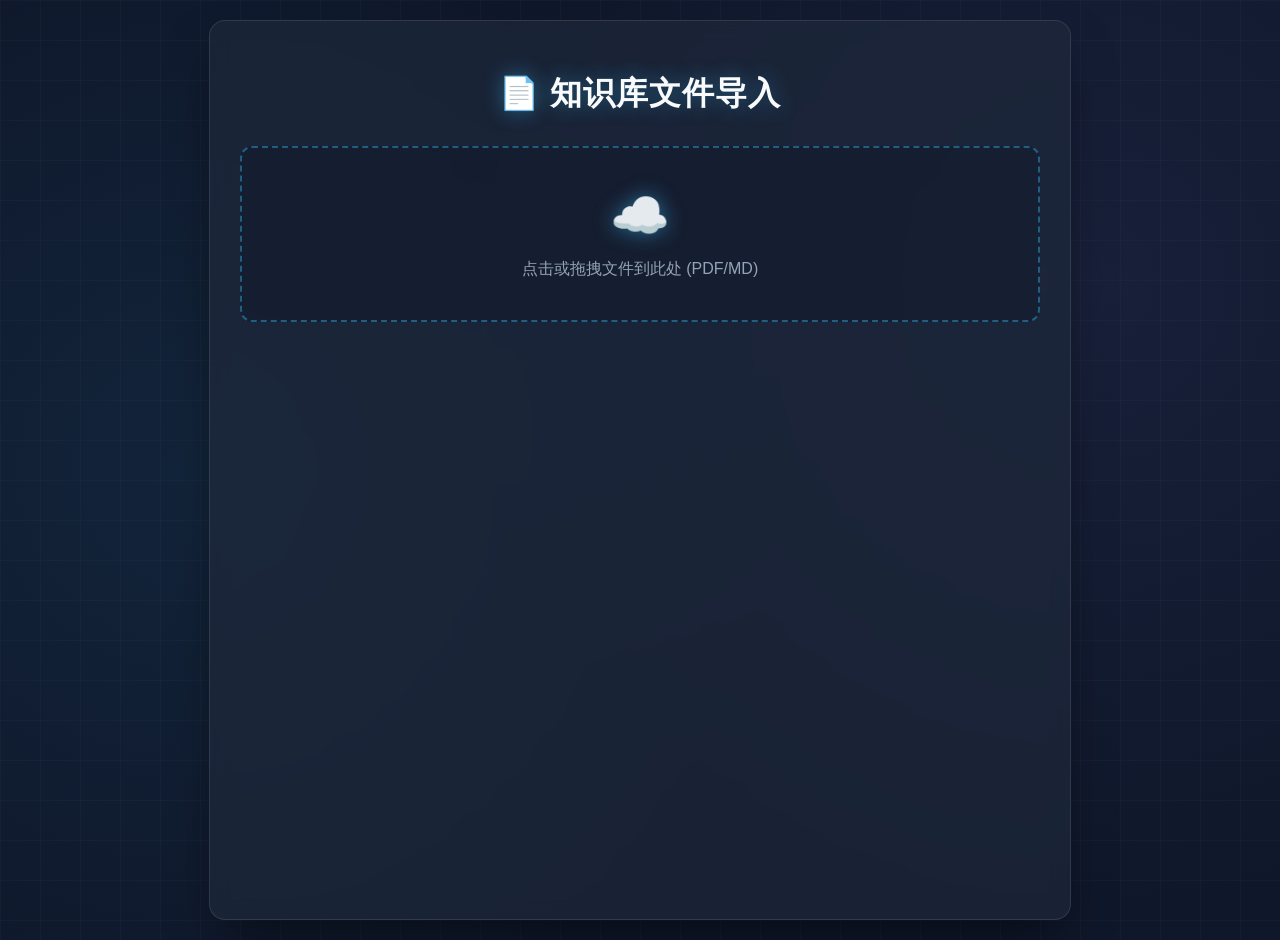
<file: knowledge_base/web/page/import.html>
<!DOCTYPE html>
<html lang="zh-CN">
<head>
    <meta charset="UTF-8">
    <meta name="viewport" content="width=device-width, initial-scale=1.0">
    <title>文件导入服务</title>
    <style>
        body {
            font-family: 'Segoe UI', Tahoma, Geneva, Verdana, sans-serif;
            margin: 0;
            padding: 20px;
            display: flex;
            justify-content: center;
            min-height: 100vh;
            /* 科技感背景 */
            background-color: #0f172a;
            background-image: radial-gradient(circle at 15% 50%, rgba(56, 189, 248, 0.08) 0%, transparent 50%),
            radial-gradient(circle at 85% 30%, rgba(129, 140, 248, 0.08) 0%, transparent 50%),
            linear-gradient(to right, rgba(255, 255, 255, 0.02) 1px, transparent 1px),
            linear-gradient(to bottom, rgba(255, 255, 255, 0.02) 1px, transparent 1px);
            background-size: 100% 100%, 100% 100%, 40px 40px, 40px 40px;
        }

        .container {
            width: 100%;
            max-width: 800px;
            background: rgba(30, 41, 59, 0.7);
            backdrop-filter: blur(10px);
            -webkit-backdrop-filter: blur(10px);
            padding: 30px;
            border-radius: 16px;
            border: 1px solid rgba(255, 255, 255, 0.1);
            box-shadow: 0 25px 50px -12px rgba(0, 0, 0, 0.5);
            color: #e2e8f0;
        }

        h1 {
            color: #f8fafc;
            text-align: center;
            margin-bottom: 30px;
            font-weight: 600;
            letter-spacing: 1px;
            text-shadow: 0 0 20px rgba(56, 189, 248, 0.4);
        }

        .upload-area {
            border: 2px dashed rgba(56, 189, 248, 0.4);
            background: rgba(15, 23, 42, 0.4);
            border-radius: 12px;
            padding: 40px;
            text-align: center;
            cursor: pointer;
            transition: all 0.3s ease;
            margin-bottom: 20px;
            position: relative;
            overflow: hidden;
        }

        .upload-area:hover {
            border-color: #38bdf8;
            background: rgba(56, 189, 248, 0.05);
            box-shadow: inset 0 0 20px rgba(56, 189, 248, 0.1);
        }

        .upload-icon {
            font-size: 48px;
            margin-bottom: 15px;
            filter: drop-shadow(0 0 10px rgba(56, 189, 248, 0.5));
        }

        .upload-text {
            color: #94a3b8;
            font-size: 16px;
        }

        .file-input {
            display: none;
        }

        .file-list {
            margin-top: 30px;
            display: flex;
            flex-direction: column;
            gap: 15px;
        }

        .file-item {
            background: rgba(15, 23, 42, 0.6);
            border: 1px solid rgba(255, 255, 255, 0.05);
            border-radius: 12px;
            padding: 20px;
            display: flex;
            justify-content: space-between;
            align-items: flex-start;
            transition: transform 0.2s ease, box-shadow 0.2s ease;
        }

        .file-item:hover {
            transform: translateY(-2px);
            box-shadow: 0 10px 25px -5px rgba(0, 0, 0, 0.3);
            border-color: rgba(56, 189, 248, 0.3);
        }

        .file-info {
            display: flex;
            flex-direction: column;
            flex: 1;
            margin-right: 20px;
        }

        .file-header {
            display: flex;
            justify-content: space-between;
            align-items: center;
            margin-bottom: 12px;
        }

        .file-name {
            font-weight: 600;
            color: #f1f5f9;
            font-size: 16px;
        }

        .file-size {
            font-size: 13px;
            color: #64748b;
        }

        .status-badge {
            padding: 6px 14px;
            border-radius: 20px;
            font-size: 13px;
            font-weight: 600;
            color: white;
            min-width: 80px;
            text-align: center;
            letter-spacing: 0.5px;
            box-shadow: 0 4px 6px -1px rgba(0, 0, 0, 0.1);
        }

        .status-uploading {
            background: linear-gradient(135deg, #f59e0b, #d97706);
        }

        .status-processing {
            background: linear-gradient(135deg, #3b82f6, #2563eb);
        }

        .status-completed {
            background: linear-gradient(135deg, #10b981, #059669);
        }

        .status-error {
            background: linear-gradient(135deg, #ef4444, #dc2626);
        }

        .progress-wrapper {
            margin-top: 8px;
            display: none;
        }

        .progress-bar-container {
            width: 100%;
            height: 6px;
            background-color: rgba(15, 23, 42, 0.8);
            border-radius: 3px;
            overflow: hidden;
            box-shadow: inset 0 1px 2px rgba(0, 0, 0, 0.5);
            position: relative;
        }

        .progress-bar {
            height: 100%;
            width: 0%;
            border-radius: 3px;
            transition: width 0.4s cubic-bezier(0.4, 0, 0.2, 1), background-color 0.4s;
            position: relative;
            overflow: hidden;
        }

        .progress-bar::after {
            content: "";
            position: absolute;
            top: 0;
            left: 0;
            bottom: 0;
            right: 0;
            background: linear-gradient(
                    90deg,
                    rgba(255, 255, 255, 0) 0%,
                    rgba(255, 255, 255, 0.2) 50%,
                    rgba(255, 255, 255, 0) 100%
            );
            animation: shimmer 2s infinite;
        }

        @keyframes shimmer {
            0% {
                transform: translateX(-100%);
            }
            100% {
                transform: translateX(100%);
            }
        }

        .progress-text {
            font-size: 12px;
            color: #94a3b8;
            margin-top: 6px;
            text-align: right;
            font-variant-numeric: tabular-nums;
        }

        .log-details {
            margin-top: 15px;
            font-size: 13px;
            color: #cbd5e1;
            background: linear-gradient(135deg, rgba(15, 23, 42, 0.6), rgba(30, 41, 59, 0.4));
            border-radius: 12px;
            padding: 16px 18px;
            border: 1px solid rgba(56, 189, 248, 0.1);
            box-shadow: inset 0 1px 0 rgba(255, 255, 255, 0.03);
        }

        .log-details summary {
            cursor: pointer;
            user-select: none;
            color: #e2e8f0;
            outline: none;
            display: flex;
            align-items: center;
            font-weight: 600;
            font-size: 13px;
            letter-spacing: 0.3px;
            padding-bottom: 10px;
            border-bottom: 1px solid rgba(255, 255, 255, 0.06);
        }

        .log-details[open] summary {
            margin-bottom: 4px;
        }

        .log-details summary:hover {
            color: #38bdf8;
        }

        .log-details summary::marker {
            color: #475569;
        }

        .log-list {
            margin: 8px 0 0 0;
            padding: 0 0 0 20px;
            list-style: none;
            max-height: 200px;
            overflow-y: auto;
            position: relative;
        }

        /* 时间线竖线 */
        .log-list::before {
            content: "";
            position: absolute;
            left: 7px;
            top: 8px;
            bottom: 8px;
            width: 2px;
            background: linear-gradient(180deg, rgba(56, 189, 248, 0.3), rgba(16, 185, 129, 0.3));
            border-radius: 1px;
        }

        .log-list::-webkit-scrollbar {
            width: 6px;
        }

        .log-list::-webkit-scrollbar-track {
            background: rgba(0, 0, 0, 0.1);
            border-radius: 3px;
        }

        .log-list::-webkit-scrollbar-thumb {
            background: rgba(255, 255, 255, 0.1);
            border-radius: 3px;
        }

        .log-list::-webkit-scrollbar-thumb:hover {
            background: rgba(255, 255, 255, 0.2);
        }

        .log-list li {
            margin: 0;
            padding: 10px 12px;
            line-height: 1.5;
            display: flex;
            align-items: center;
            position: relative;
            border-radius: 8px;
            transition: background 0.2s ease;
        }

        .log-list li:hover {
            background: rgba(255, 255, 255, 0.03);
        }

        /* 时间线节点圆点 */
        .log-list li::before {
            content: "";
            position: absolute;
            left: -17px;
            width: 10px;
            height: 10px;
            border-radius: 50%;
            border: 2px solid #334155;
            background: #1e293b;
            box-shadow: 0 0 0 3px rgba(15, 23, 42, 0.8);
            z-index: 1;
        }

        .log-done {
            color: #d1fae5;
        }

        .log-done::before {
            background: #10b981 !important;
            border-color: #10b981 !important;
            box-shadow: 0 0 8px rgba(16, 185, 129, 0.4), 0 0 0 3px rgba(15, 23, 42, 0.8) !important;
        }

        .log-duration {
            margin-left: auto;
            font-size: 12px;
            color: #67e8f9;
            background: rgba(56, 189, 248, 0.08);
            border: 1px solid rgba(56, 189, 248, 0.2);
            padding: 2px 12px;
            border-radius: 12px;
            white-space: nowrap;
            font-weight: 600;
            letter-spacing: 0.5px;
            font-variant-numeric: tabular-nums;
            flex-shrink: 0;
        }

        .log-running {
            color: #bae6fd;
            animation: pulseText 2s infinite;
        }

        .log-running::before {
            background: #3b82f6 !important;
            border-color: #3b82f6 !important;
            box-shadow: 0 0 8px rgba(59, 130, 246, 0.5), 0 0 0 3px rgba(15, 23, 42, 0.8) !important;
            animation: pulseNode 2s infinite !important;
        }

        @keyframes pulseText {
            0%, 100% {
                opacity: 1;
            }
            50% {
                opacity: 0.7;
            }
        }

        @keyframes pulseNode {
            0%, 100% {
                box-shadow: 0 0 8px rgba(59, 130, 246, 0.5), 0 0 0 3px rgba(15, 23, 42, 0.8);
            }
            50% {
                box-shadow: 0 0 14px rgba(59, 130, 246, 0.8), 0 0 0 3px rgba(15, 23, 42, 0.8);
            }
        }

        @keyframes spin {
            100% {
                transform: rotate(360deg);
            }
        }
    </style>
</head>
<body>

<div class="container">
    <h1>📄 知识库文件导入</h1>

    <div class="upload-area" id="dropZone" onclick="document.getElementById('fileInput').click()">
        <div class="upload-icon">☁️</div>
        <div class="upload-text">点击或拖拽文件到此处 (PDF/MD)</div>
        <input type="file" id="fileInput" class="file-input"  accept=".pdf,.md">
    </div>

    <div id="fileList" class="file-list">
    </div>
</div>

<script>
    const dropZone = document.getElementById('dropZone');
    const fileInput = document.getElementById('fileInput');
    const fileList = document.getElementById('fileList');

    // 模拟后端API地址
    // const API_BASE = 'http://127.0.0.1:8000';
    const API_BASE = '';

    dropZone.addEventListener('dragover', (e) => {
        e.preventDefault();
        dropZone.style.borderColor = '#38bdf8';
        dropZone.style.background = 'rgba(56, 189, 248, 0.1)';
    });

    dropZone.addEventListener('dragleave', (e) => {
        e.preventDefault();
        dropZone.style.borderColor = '';
        dropZone.style.background = '';
    });

    dropZone.addEventListener('drop', (e) => {
        e.preventDefault();
        dropZone.style.borderColor = '';
        dropZone.style.background = '';
        handleFiles(e.dataTransfer.files);
    });

    fileInput.addEventListener('change', (e) => {
        handleFiles(e.target.files);
    });

    function handleFiles(files) {
        Array.from(files).forEach(uploadFile);
    }

    function updateProgressUI(wrapper, percentage) {
        const bar = wrapper.querySelector('.progress-bar');
        const text = wrapper.querySelector('.progress-text');

        const safePercentage = Math.min(Math.max(percentage, 0), 100);

        bar.style.width = safePercentage + '%';
        text.textContent = Math.round(safePercentage) + '%';

        if (safePercentage >= 100) {
            bar.style.background = 'linear-gradient(90deg, #10b981, #34d399)';
        } else if (safePercentage < 10) {
            bar.style.background = 'linear-gradient(90deg, #f59e0b, #fbbf24)';
        } else {
            bar.style.background = 'linear-gradient(90deg, #3b82f6, #60a5fa)';
        }
    }

    async function uploadFile(file) {
        // === 核心逻辑优化：动态判断总节点数 ===
        const isPDF = file.name.toLowerCase().endsWith('.pdf');
        // PDF 需要 9 步（含上传），MD 跳过 pdf_to_md 需要 8 步
        const totalNodes = isPDF ? 8 : 7;

        const id = 'file-' + Math.random().toString(36).substr(2, 8);
        const html = `
            <div class="file-item" id="${id}">
                <div class="file-info">
                    <div class="file-header">
                        <span class="file-name">${file.name}</span>
                        <span class="file-size">${(file.size / 1024).toFixed(2)} KB</span>
                    </div>
                    <div class="progress-wrapper">
                        <div class="progress-bar-container">
                            <div class="progress-bar"></div>
                        </div>
                        <div class="progress-text">0%</div>
                    </div>
                    <details class="log-details" open>
                        <summary>准备上传...</summary>
                        <ul class="log-list"></ul>
                    </details>
                </div>
                <div class="status-badge status-uploading">上传中...</div>
            </div>
        `;
        fileList.insertAdjacentHTML('afterbegin', html);

        const itemEl = document.getElementById(id);
        const statusBadge = itemEl.querySelector('.status-badge');
        const progressWrapper = itemEl.querySelector('.progress-wrapper');
        const logListEl = itemEl.querySelector('.log-list');

        const formData = new FormData();
        formData.append('file', file);

        try {
            progressWrapper.style.display = 'block';

            // 使用动态的 totalNodes 计算基础上传进度
            const uploadPercentage = (1 / totalNodes) * 100;
            updateProgressUI(progressWrapper, Math.min(uploadPercentage, 10));

            const initialLog = document.createElement('li');
            initialLog.textContent = "开始上传文件...";
            initialLog.className = "log-running";
            logListEl.appendChild(initialLog);

            const response = await fetch(`${API_BASE}/upload`, {
                method: 'POST',
                body: formData
            });

            if (!response.ok) throw new Error('Upload failed');

            const result = await response.json();
            const taskId = result.task_id;

            updateProgressUI(progressWrapper, uploadPercentage);
            statusBadge.textContent = '处理中';
            statusBadge.className = 'status-badge status-processing';

            // 把专属的 totalNodes 传给轮询函数
            pollStatus(taskId, itemEl, totalNodes);

        } catch (error) {
            console.error(error);
            statusBadge.textContent = '上传失败';
            statusBadge.className = 'status-badge status-error';
            updateProgressUI(progressWrapper, 0);

            const errLog = document.createElement('li');
            errLog.textContent = "❌ 网络请求失败或服务器异常";
            errLog.style.color = "#ef4444";
            logListEl.appendChild(errLog);
        }
    }

    function normalizeLogText(text) {
        if (typeof text !== 'string') return String(text);
        return text;
    }

    // 接收 totalNodes 参数计算最终百分比和渲染文案
    function formatDuration(seconds) {
        if (seconds < 60) {
            return seconds.toFixed(1) + 's';
        }
        const mins = Math.floor(seconds / 60);
        const secs = (seconds % 60).toFixed(0);
        return `${mins}m${secs}s`;
    }

    function renderLogsAndCalculateProgress(itemEl, doneList, runningList, totalNodes, durations) {
        const logSummary = itemEl.querySelector('.log-details summary');
        const logListEl = itemEl.querySelector('.log-list');

        const done = Array.isArray(doneList) ? doneList : [];
        const running = Array.isArray(runningList) ? runningList : [];
        const durationMap = durations || {};

        // === 进度计算逻辑 ===
        let currentPercentage = (done.length / totalNodes) * 100;

        if (running.length > 0) {
            currentPercentage += (0.5 / totalNodes) * 100;
        }

        if (currentPercentage >= 100) {
            currentPercentage = 95;
        }

        // 计算总耗时
        let totalDuration = 0;
        for (const key in durationMap) {
            totalDuration += durationMap[key];
        }
        const totalDurationText = totalDuration > 0 ? ` | 总耗时: ${formatDuration(totalDuration)}` : '';

        // 更新日志文案
        logSummary.textContent = `📋 运行日志 (已完成: ${done.length}, 进行中: ${running.length}, 共 ${totalNodes} 步${totalDurationText})`;

        logListEl.innerHTML = '';

        for (const item of done) {
            if (item === 'upload_file') continue;

            const li = document.createElement('li');
            const nameSpan = document.createElement('span');
            nameSpan.textContent = `${normalizeLogText(item)} 节点执行完成`;
            li.appendChild(nameSpan);

            // 添加耗时标签
            if (durationMap[item] !== undefined) {
                const durationSpan = document.createElement('span');
                durationSpan.className = 'log-duration';
                durationSpan.textContent = formatDuration(durationMap[item]);
                li.appendChild(durationSpan);
            }

            li.className = 'log-done';
            logListEl.appendChild(li);
        }

        for (const item of running) {
            const li = document.createElement('li');
            li.textContent = `正在处理 ${normalizeLogText(item)} 节点...`;
            li.className = 'log-running';
            logListEl.appendChild(li);
        }

        logListEl.scrollTop = logListEl.scrollHeight;

        return currentPercentage;
    }

    function pollStatus(taskId, itemEl, totalNodes) {
        const statusBadge = itemEl.querySelector('.status-badge');
        const progressWrapper = itemEl.querySelector('.progress-wrapper');
        const logDetails = itemEl.querySelector('.log-details');
        let stopped = false;

        const interval = setInterval(async () => {
            if (stopped) return;

            try {
                const res = await fetch(`${API_BASE}/status/${taskId}`);
                if (!res.ok) throw new Error('Status request failed');

                const data = await res.json();

                if (stopped) return;

                // 传入 totalNodes 继续计算
                const calculatedPercentage = renderLogsAndCalculateProgress(itemEl, data.done_list, data.running_list, totalNodes, data.durations);

                if (data.status === 'completed') {
                    stopped = true;
                    clearInterval(interval);
                    statusBadge.textContent = '已完成';
                    statusBadge.className = 'status-badge status-completed';
                    updateProgressUI(progressWrapper, 100);

                    setTimeout(() => {
                        logDetails.open = false;
                    }, 1000);

                } else if (data.status === 'failed') {
                    stopped = true;
                    clearInterval(interval);
                    statusBadge.textContent = '失败';
                    statusBadge.className = 'status-badge status-error';

                    const logListEl = itemEl.querySelector('.log-list');
                    const errLog = document.createElement('li');
                    errLog.textContent = "❌ 工作流执行失败中止";
                    errLog.style.color = "#ef4444";
                    logListEl.appendChild(errLog);

                } else if (data.status === 'processing') {
                    updateProgressUI(progressWrapper, calculatedPercentage);
                }
            } catch (e) {
                console.error('Polling error', e);
            }
        }, 1500);
    }
</script>

</body>
</html>
</file>
